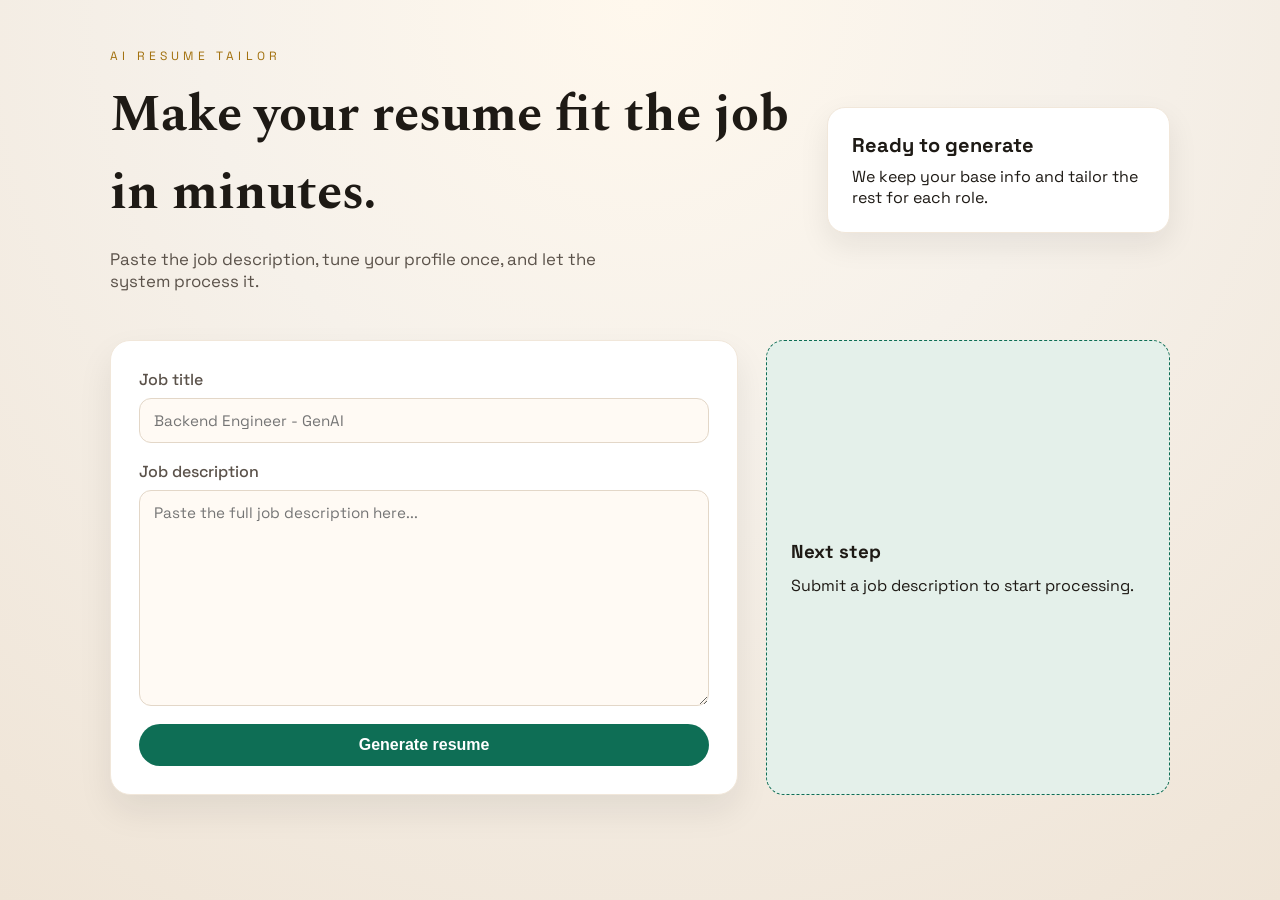
<file: frontend/index.html>
<!DOCTYPE html>
<html lang="en">
  <head>
    <meta charset="UTF-8" />
    <meta name="viewport" content="width=device-width, initial-scale=1.0" />
    <title>Resume Tailor</title>
    <link rel="preconnect" href="https://fonts.googleapis.com" />
    <link rel="preconnect" href="https://fonts.gstatic.com" crossorigin />
    <link
      href="https://fonts.googleapis.com/css2?family=Space+Grotesk:wght@400;500;600&family=Spectral:wght@400;600&display=swap"
      rel="stylesheet"
    />
    <link rel="stylesheet" href="/frontend/styles.css" />
  </head>
  <body>
    <main class="page">
      <section class="hero">
        <div>
          <p class="eyebrow">AI Resume Tailor</p>
          <h1>Make your resume fit the job in minutes.</h1>
          <p class="lede">
            Paste the job description, tune your profile once, and let the system process it.
          </p>
        </div>
        <div class="status-card" id="status-card">
          <h2>Ready to generate</h2>
          <p>We keep your base info and tailor the rest for each role.</p>
        </div>
      </section>

      <section class="builder">
        <form id="resume-form">
          <label>
            Job title
            <input type="text" id="job-title" placeholder="Backend Engineer - GenAI" required />
          </label>
          <label>
            Job description
            <textarea
              id="job-description"
              placeholder="Paste the full job description here..."
              rows="10"
              required
            ></textarea>
          </label>
          <button type="submit" id="generate-btn">Generate resume</button>
        </form>
        <div class="result" id="result">
          <h3>Next step</h3>
          <p>Submit a job description to start processing.</p>
        </div>
      </section>
    </main>

    <script src="/frontend/app.js"></script>
  </body>
</html>
</file>
<file: frontend/styles.css>
:root {
  --bg: #f6f1ea;
  --ink: #1e1a15;
  --muted: #5b524a;
  --accent: #0e6e55;
  --accent-soft: #e4f0ea;
  --line: #a16f0b;
  --card: #ffffff;
  --shadow: rgba(30, 26, 21, 0.08);
}

* {
  box-sizing: border-box;
  margin: 0;
  padding: 0;
}

body {
  font-family: "Space Grotesk", sans-serif;
  color: var(--ink);
  background: radial-gradient(circle at top, #fff8ed 0%, var(--bg) 40%, #efe4d6 100%);
  min-height: 100vh;
}

.page {
  max-width: 1100px;
  margin: 0 auto;
  padding: 48px 20px 80px;
  display: flex;
  flex-direction: column;
  gap: 48px;
}

.hero {
  display: grid;
  grid-template-columns: minmax(0, 2fr) minmax(0, 1fr);
  gap: 32px;
  align-items: center;
}

.eyebrow {
  text-transform: uppercase;
  letter-spacing: 0.35em;
  font-size: 0.75rem;
  color: var(--line);
  margin-bottom: 12px;
}

h1 {
  font-family: "Spectral", serif;
  font-size: clamp(2.2rem, 4vw, 3.2rem);
  margin-bottom: 16px;
}

.lede {
  font-size: 1.05rem;
  color: var(--muted);
  max-width: 520px;
}

.status-card {
  background: var(--card);
  border-radius: 18px;
  padding: 24px;
  box-shadow: 0 12px 30px var(--shadow);
  border: 1px solid #f1e7da;
}

.status-card h2 {
  font-size: 1.25rem;
  margin-bottom: 8px;
}

.builder {
  display: grid;
  grid-template-columns: minmax(0, 1.4fr) minmax(0, 0.9fr);
  gap: 28px;
}

form {
  display: flex;
  flex-direction: column;
  gap: 18px;
  background: var(--card);
  border-radius: 20px;
  padding: 28px;
  border: 1px solid #f1e7da;
  box-shadow: 0 16px 34px var(--shadow);
}

label {
  display: flex;
  flex-direction: column;
  gap: 8px;
  font-weight: 500;
  color: var(--muted);
}

input,
textarea {
  border: 1px solid #e3d7c8;
  border-radius: 12px;
  padding: 12px 14px;
  font-size: 0.95rem;
  font-family: inherit;
  background: #fffaf4;
}

input:focus,
textarea:focus {
  outline: 2px solid var(--accent);
  border-color: transparent;
}

.toggle {
  flex-direction: row;
  align-items: center;
  gap: 10px;
  font-size: 0.9rem;
}

button {
  background: var(--accent);
  color: white;
  border: none;
  border-radius: 999px;
  padding: 12px 24px;
  font-size: 1rem;
  font-weight: 600;
  cursor: pointer;
  transition: transform 0.2s ease, box-shadow 0.2s ease;
}

button:hover {
  transform: translateY(-1px);
  box-shadow: 0 8px 20px rgba(14, 110, 85, 0.3);
}

button:disabled {
  cursor: not-allowed;
  opacity: 0.7;
  transform: none;
  box-shadow: none;
}

.result {
  background: var(--accent-soft);
  border-radius: 18px;
  padding: 24px;
  border: 1px dashed var(--accent);
  min-height: 180px;
  display: flex;
  flex-direction: column;
  gap: 12px;
  justify-content: center;
}

.download {
  display: inline-flex;
  align-items: center;
  justify-content: center;
  padding: 10px 18px;
  border-radius: 999px;
  border: 1px solid var(--accent);
  color: var(--accent);
  text-decoration: none;
  font-weight: 600;
  background: white;
  pointer-events: none;
  opacity: 0.5;
}

.download.active {
  pointer-events: auto;
  opacity: 1;
}

@media (max-width: 900px) {
  .hero,
  .builder {
    grid-template-columns: 1fr;
  }
}
</file>
